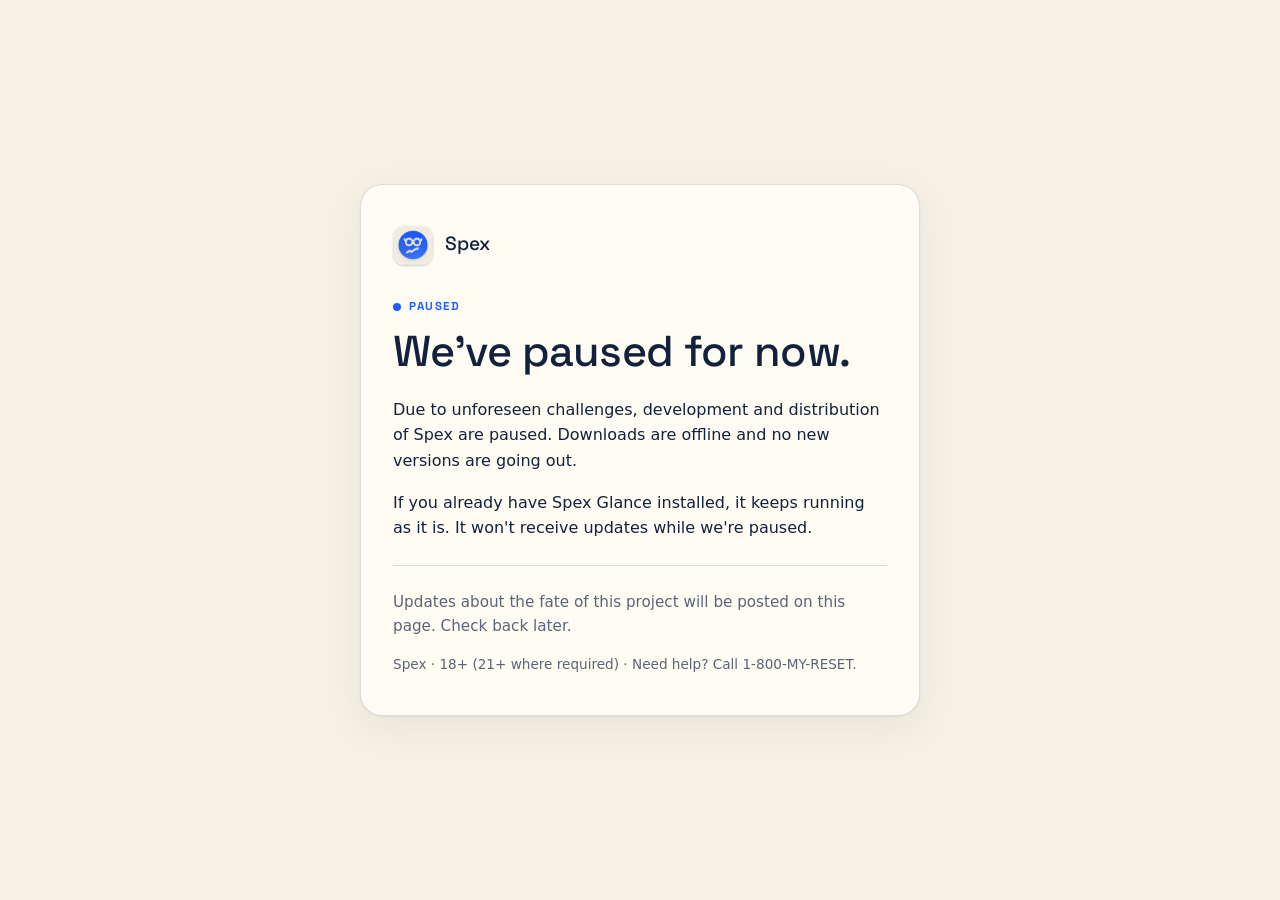
<file: index.html>
<!DOCTYPE html>
<html lang="en">
<head>
<meta charset="utf-8">
<meta name="viewport" content="width=device-width, initial-scale=1">
<title>Spex is paused</title>
<meta name="description" content="Spex has paused development and distribution for now. Updates will be posted here.">
<meta name="robots" content="noindex">
<link rel="icon" type="image/png" href="/assets/app-icon.png">
<link rel="apple-touch-icon" href="/assets/app-icon.png">
<meta name="theme-color" content="#1E5EFF">
<meta name="color-scheme" content="light">
<style>
@font-face{font-family:"Space Grotesk";font-style:normal;font-weight:500;font-display:swap;src:url(/assets/fonts/space-grotesk-latin-500-normal.woff2) format("woff2")}
@font-face{font-family:"Space Grotesk";font-style:normal;font-weight:700;font-display:swap;src:url(/assets/fonts/space-grotesk-latin-700-normal.woff2) format("woff2")}
:root{--paper:#F6F1E4;--card:#FFFCF4;--cobalt:#1E5EFF;--cream:#FFF4D6;--fg:#14213D;--muted:#5B6478;--line:rgba(11,30,68,.14)}
*{box-sizing:border-box}
html{color-scheme:light}
body{margin:0;min-height:100vh;display:grid;place-items:center;padding:24px 16px;background:var(--paper);color:var(--fg);
  font-family:-apple-system,BlinkMacSystemFont,"SF Pro Text","Segoe UI",Inter,system-ui,sans-serif;line-height:1.6;-webkit-font-smoothing:antialiased}
main{width:100%;max-width:560px;background:var(--card);border:1px solid var(--line);border-radius:22px;padding:40px 32px;box-shadow:0 1px 2px rgba(11,30,68,.06),0 12px 40px rgba(11,30,68,.06)}
.brand{display:flex;align-items:center;gap:12px;margin-bottom:28px;font-family:"Space Grotesk",system-ui,sans-serif;font-weight:500;font-size:1.2rem}
.brand img{width:40px;height:40px;border-radius:11px;box-shadow:0 1px 2px rgba(11,30,68,.2)}
.status{display:inline-flex;align-items:center;gap:8px;font-family:"Space Grotesk",system-ui,sans-serif;font-weight:700;text-transform:uppercase;letter-spacing:.14em;font-size:.72rem;color:var(--cobalt);margin-bottom:12px}
.status::before{content:"";width:8px;height:8px;border-radius:50%;background:var(--cobalt)}
h1{font-family:"Space Grotesk",system-ui,sans-serif;font-weight:500;letter-spacing:-.015em;line-height:1.1;font-size:clamp(2rem,6vw,2.7rem);margin:0 0 .5em}
p{margin:0 0 1em}
.muted{color:var(--muted);font-size:.95rem}
hr{border:0;border-top:1px solid var(--line);margin:24px 0}
footer{margin-top:4px;font-size:.85rem;color:var(--muted)}
@media (max-width:480px){main{padding:32px 22px}}
</style>
</head>
<body>
<main>
  <div class="brand"><img src="/assets/app-icon.png" width="40" height="40" alt="">Spex</div>
  <div class="status">Paused</div>
  <h1>We've paused for now.</h1>
  <p>Due to unforeseen challenges, development and distribution of Spex are paused. Downloads are offline and no new versions are going out.</p>
  <p>If you already have Spex Glance installed, it keeps running as it is. It won't receive updates while we're paused.</p>
  <hr>
  <p class="muted">Updates about the fate of this project will be posted on this page. Check back later.</p>
  <footer>Spex · 18+ (21+ where required) · Need help? Call 1-800-MY-RESET.</footer>
</main>
</body>
</html>
</file>
